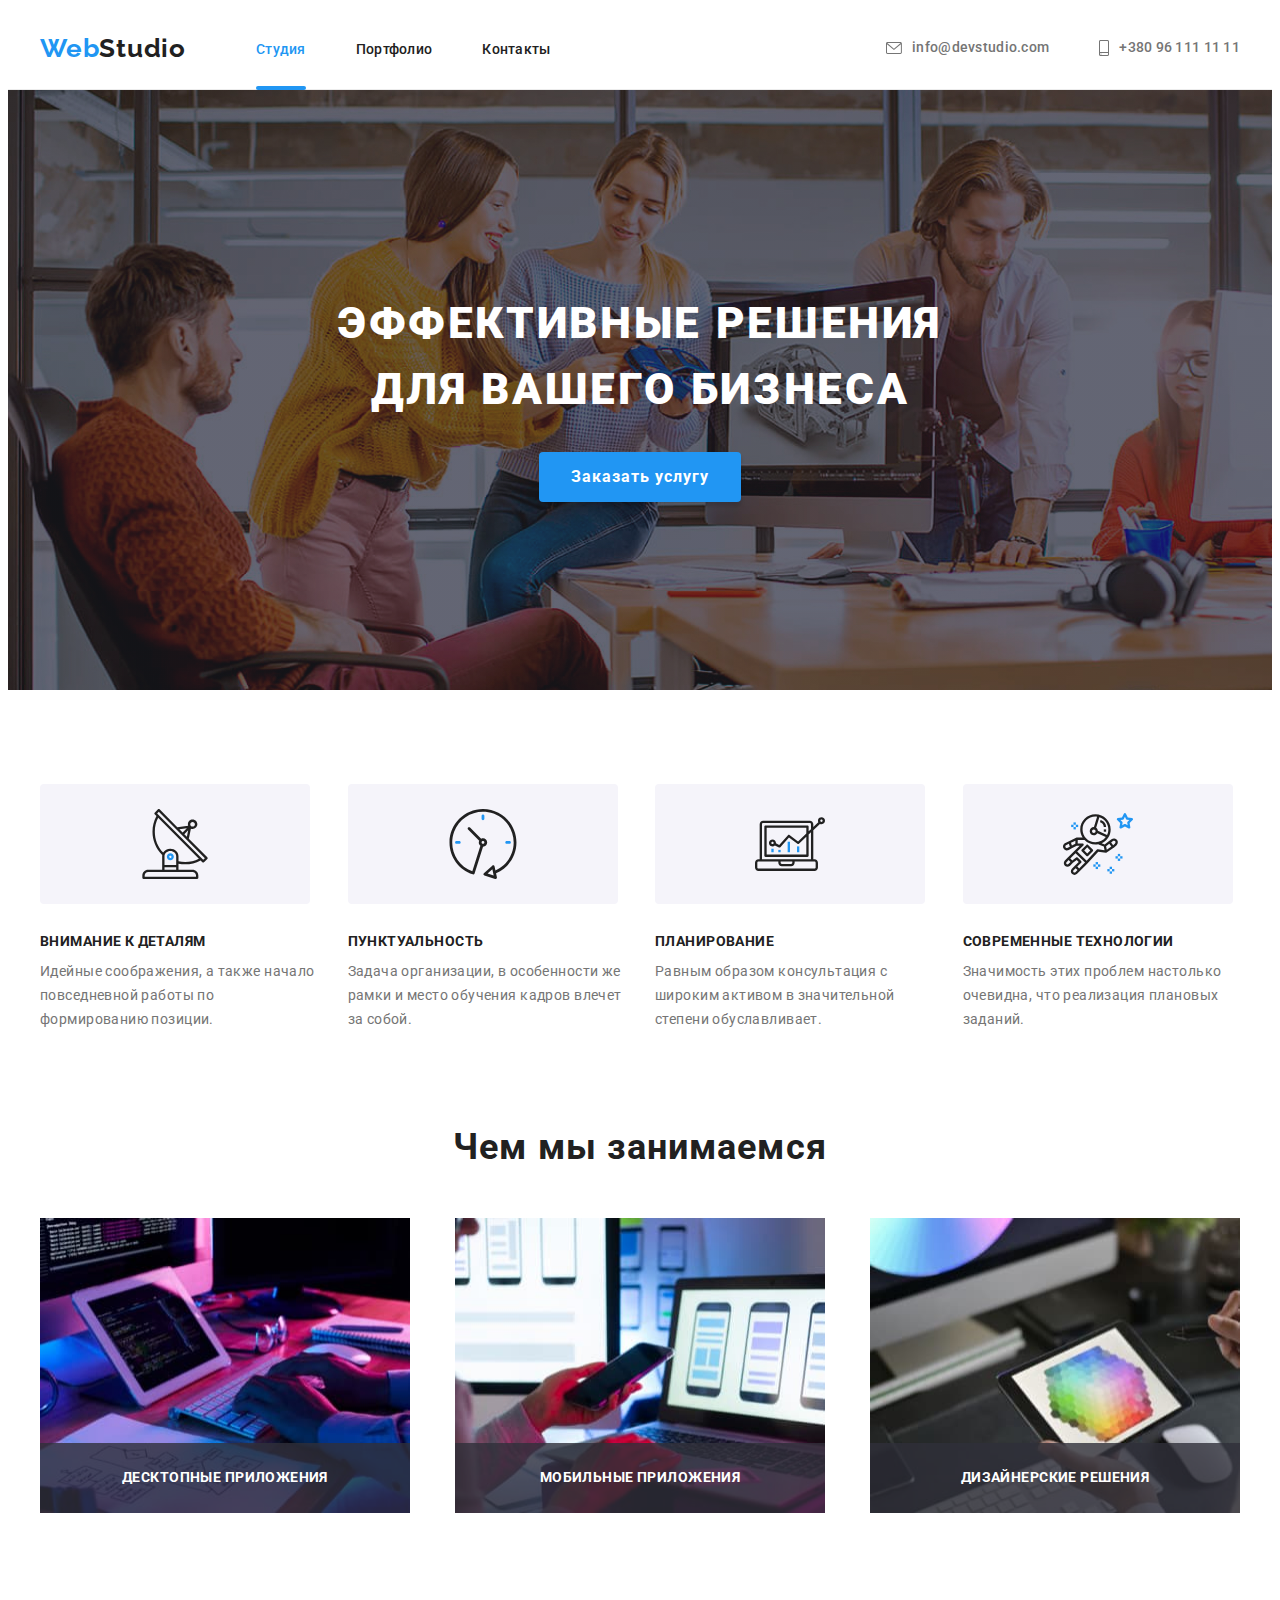
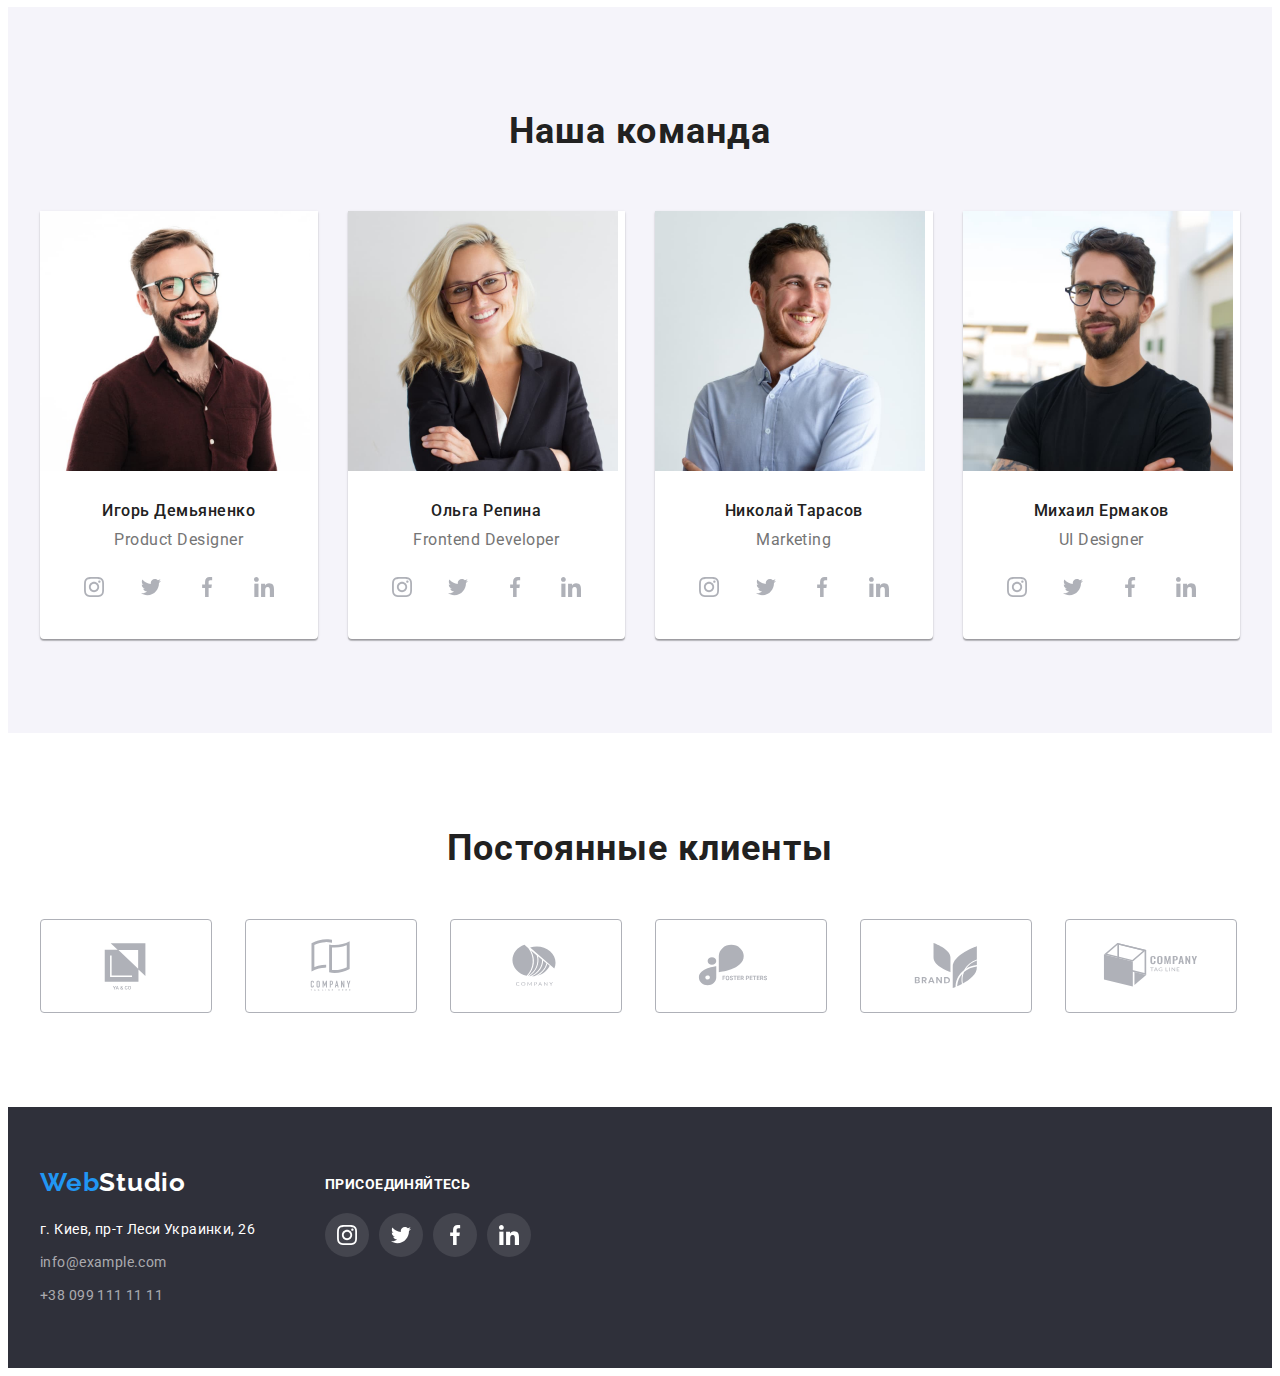
<file: index.html>
<!DOCTYPE html>
<html lang="ru">
<head>
    <meta charset="UTF-8">
    <meta http-equiv="X-UA-Compatible" content="IE=edge">
    <meta name="viewport" content="width=device-width, initial-scale=1.0">
    <title>WebStudio</title>
    <link rel="preconnect" href="https://fonts.googleapis.com">
    <link 
        href="https://fonts.googleapis.com/css2?family=Raleway:wght@700&family=Roboto:wght@400;500;700;900&display=swap" 
        rel="stylesheet">
    <link rel="stylesheet" href="https://cdnjs.cloudflare.com/ajax/libs/modern-normalize/1.1.0/modern-normalize.min.css" 
        integrity="sha512-wpPYUAdjBVSE4KJnH1VR1HeZfpl1ub8YT/NKx4PuQ5NmX2tKuGu6U/JRp5y+Y8XG2tV+wKQpNHVUX03MfMFn9Q==" 
        crossorigin="anonymous" referrerpolicy="no-referrer" />
    <link rel="stylesheet" href="./styles/styles.css">
</head>
<body>
    <!-- Header -->
    <header class="header">
        <div class="container header-container">
            <nav class="navigation">
                <a class="logo link" href="" lang="en"><span class="logo-accent">Web</span>Studio</a>
                <ul class="menu list">
                    <li class="menu-item"> 
                        <a class="menu-item-link link current" href="">Студия</a>
                    </li>
                    <li class="menu-item">
                        <a class="menu-item-link link" href="./portfolio.html">Портфолио</a>
                    </li>
                    <li class="menu-item">
                        <a class="menu-item-link link" href="">Контакты</a>
                    </li>
                </ul>
            </nav>
            <ul class="mail-tel list">
                <li class="mail-tel-list">
                    <a class="mail-tel-link mail-link link" href="mailto:info@devstudio.com">
                        <svg class="mail-tel-icons" width="16px" height="12px">
                            <use href="./images/icons.svg#icon-envelope"></use>
                        </svg> info@devstudio.com</a>
                </li>
                <li class="mail-tel-list">
                    <a class="mail-tel-link tel-link link" href="tel:+380961111111">
                        <svg class="mail-tel-icons" width="10px" height="16px">
                            <use href="./images/icons.svg#icon-smartphone"></use>
                        </svg> +380 96 111 11 11</a>
                </li>
            </ul>
        </div>
    </header>

    <main class="main">
        <!-- Main section -->
        <section class="main-section">
            <div class="container main-section-container">
                <h1 class="title-main-section">Эффективные решения для вашего бизнеса</h1>
                <button class="modal-btn" type="button" data-modal-open>Заказать услугу</button>
            </div>
        </section>

        <!-- Advantages -->
        <section class="advantages advantages-section">
            <div class="container container">
                <h2 hidden>Преимущества</h2>
                <ul class="advantages-menu list">
                    <li class="advantages-menu-item">
                        <div class="advantages-container">
                            <svg class="advantages-icons">
                                <use href="./images/icons.svg#icon-antenna">
                                </use>
                            </svg>
                        </div>
                        <h3 class="advantages-menu-item-title">Внимание к деталям</h3>
                        <p class="advantages-menu-item-text">Идейные соображения, а также начало повседневной работы по формированию позиции.</p>
                    </li>
                    <li class="advantages-menu-item">
                        <div class="advantages-container">
                            <svg class="advantages-icons">
                                <use href="./images/icons.svg#icon-clock">
                                </use>
                            </svg>
                        </div>
                        <h3 class="advantages-menu-item-title">Пунктуальность</h3>
                        <p class="advantages-menu-item-text">Задача организации, в особенности же рамки и место обучения кадров влечет за собой.</p>
                    </li>
                    <li class="advantages-menu-item">
                        <div class="advantages-container">
                            <svg class="advantages-icons">
                                <use href="./images/icons.svg#icon-diagram">
                                </use>
                            </svg>
                        </div>
                        <h3 class="advantages-menu-item-title">Планирование</h3>
                        <p class="advantages-menu-item-text">Равным образом консультация с широким активом в значительной степени обуславливает.</p>
                    </li>
                    <li class="advantages-menu-item">
                        <div class="advantages-container">
                            <svg class="advantages-icons">
                                <use href="./images/icons.svg#icon-astronaut">
                                </use>
                            </svg>
                        </div>
                        <h3 class="advantages-menu-item-title">Современные технологии</h3>
                        <p class="advantages-menu-item-text">Значимость этих проблем настолько очевидна, что реализация плановых заданий.</p>
                    </li>
                </ul>
            </div>
        </section>

        <!-- Activity -->
        <section class="activity section">
            <div class="container activity-container">
                <h2 class="activity-title">Чем мы занимаемся</h2>
                <ul class="activity-menu list">

                    <li class="activity-menu-item">
                        <div class="activity-box">
                            <img src="./images/activity/activity-1.jpg" 
                                alt="человек пишет код" width="370" height="295">
                            <p class="activity-text">Десктопные приложения</p>
                        </div>
                    </li>

                    <li class="activity-menu-item">
                        <div class="activity-box">
                            <img src="./images/activity/activity-2.jpg" 
                                alt="человек со смартфоном" width="370" height="295">
                            <p class="activity-text">Мобильные приложения</p>
                        </div>
                    </li>

                    <li class="activity-menu-item">
                        <div class="activity-box">
                            <img src="./images/activity/activity-3.jpg" 
                                alt="человек с планшетом" width="370" height="295">
                            <p class="activity-text">Дизайнерские решения</p>
                        </div>
                        
                    </li>

                </ul>
            </div>
        </section>

        <!-- Team -->
        <section class="team section">
            <div class="container team-container">
                <h2 class="team-title">Наша команда</h2>
                <ul class="team-menu list">
                    <li class="team-menu-item">
                        <img src="./images/members/igor.jpg" alt="Игорь Демьяненко" width="270" height="260">
                        <div class="team-box-content">
                            <h3 class="team-name">Игорь Демьяненко</h3>
                            <p class="team-prof">Product Designer</p>
                            <ul class="social-list list">
                                <li class="social-list-item">
                                    <a href="" class="social-list-link">
                                        <svg class="social-list-icon" width="20px" height="20px">
                                            <use href="./images/icons.svg#icon-instagram"></use>
                                        </svg>
                                    </a>
                                </li>
                                <li class="social-list-item">
                                    <a href="" class="social-list-link">
                                        <svg class="social-list-icon" width="20px" height="20px">
                                            <use href="./images/icons.svg#icon-twitter"></use>
                                        </svg>
                                    </a>
                                </li>
                                <li class="social-list-item">
                                    <a href="" class="social-list-link">
                                        <svg class="social-list-icon" width="20px" height="20px">
                                            <use href="./images/icons.svg#icon-facebook"></use>
                                        </svg>
        
                                    </a>
                                    
                                </li>
                                <li class="social-list-item">
                                    <a href="" class="social-list-link">
                                        <svg class="social-list-icon" width="20px" height="20px">
                                            <use href="./images/icons.svg#icon-linkedin"></use>
                                        </svg>
                                    </a>
                                </li>
                            </ul>
                        </div>
                    </li>
                    <li class="team-menu-item">
                        <img src="./images/members/olha.jpg" alt="Ольга Репина" width="270" height="260">
                        <div class="team-box-content">
                            <h3 class="team-name">Ольга Репина</h3>
                            <p class="team-prof">Frontend Developer</p>
                            <ul class="social-list list">
                                <li class="social-list-item">
                                    <a href="" class="social-list-link">
                                        <svg class="social-list-icon" width="20px" height="20px">
                                            <use href="./images/icons.svg#icon-instagram"></use>
                                        </svg>
                                    </a>
                                </li>
                                <li class="social-list-item">
                                    <a href="" class="social-list-link">
                                        <svg class="social-list-icon" width="20px" height="20px">
                                            <use href="./images/icons.svg#icon-twitter"></use>
                                        </svg>
                                    </a>
                                </li>
                                <li class="social-list-item">
                                    <a href="" class="social-list-link">
                                        <svg class="social-list-icon" width="20px" height="20px">
                                            <use href="./images/icons.svg#icon-facebook"></use>
                                        </svg>
        
                                    </a>
                                    
                                </li>
                                <li class="social-list-item">
                                    <a href="" class="social-list-link">
                                        <svg class="social-list-icon" width="20px" height="20px">
                                            <use href="./images/icons.svg#icon-linkedin"></use>
                                        </svg>
                                    </a>
                                </li>
                            </ul>
                        </div>
                    </li>
                    <li class="team-menu-item">
                        <img src="./images/members/nikolai.jpg" alt="Николай Тарасов" width="270" height="260">
                        <div class="team-box-content">
                            <h3 class="team-name">Николай Тарасов</h3>
                            <p class="team-prof">Marketing</p>
                            <ul class="social-list list">
                                <li class="social-list-item">
                                    <a href="" class="social-list-link">
                                        <svg class="social-list-icon" width="20px" height="20px">
                                            <use href="./images/icons.svg#icon-instagram"></use>
                                        </svg>
                                    </a>
                                </li>
                                <li class="social-list-item">
                                    <a href="" class="social-list-link">
                                        <svg class="social-list-icon" width="20px" height="20px">
                                            <use href="./images/icons.svg#icon-twitter"></use>
                                        </svg>
                                    </a>
                                </li>
                                <li class="social-list-item">
                                    <a href="" class="social-list-link">
                                        <svg class="social-list-icon" width="20px" height="20px">
                                            <use href="./images/icons.svg#icon-facebook"></use>
                                        </svg>
        
                                    </a>
                                    
                                </li>
                                <li class="social-list-item">
                                    <a href="" class="social-list-link">
                                        <svg class="social-list-icon" width="20px" height="20px">
                                            <use href="./images/icons.svg#icon-linkedin"></use>
                                        </svg>
                                    </a>
                                </li>
                            </ul>
                        </div>
                    </li>
                    <li class="team-menu-item">
                        <img src="./images/members/mikhail.jpg" alt="Михаил Ермаков" width="270" height="260">
                        <div class="team-box-content">
                            <h3 class="team-name">Михаил Ермаков</h3>
                            <p class="team-prof">UI Designer</p>
                            <ul class="social-list list">
                                <li class="social-list-item">
                                    <a href="" class="social-list-link">
                                        <svg class="social-list-icon" width="20px" height="20px">
                                            <use href="./images/icons.svg#icon-instagram"></use>
                                        </svg>
                                    </a>
                                </li>
                                <li class="social-list-item">
                                    <a href="" class="social-list-link">
                                        <svg class="social-list-icon" width="20px" height="20px">
                                            <use href="./images/icons.svg#icon-twitter"></use>
                                        </svg>
                                    </a>
                                </li>
                                <li class="social-list-item">
                                    <a href="" class="social-list-link">
                                        <svg class="social-list-icon" width="20px" height="20px">
                                            <use href="./images/icons.svg#icon-facebook"></use>
                                        </svg>
        
                                    </a>
                                    
                                </li>
                                <li class="social-list-item">
                                    <a href="" class="social-list-link">
                                        <svg class="social-list-icon" width="20px" height="20px">
                                            <use href="./images/icons.svg#icon-linkedin"></use>
                                        </svg>
                                    </a>
                                </li>
                            </ul>
                        </div>
                    </li>
                </ul>
            </div>
        </section>

        <!-- Clients -->

        <section class="clients section">
            <div class="clients-container container">
                <h2 class="clients-title">Постоянные клиенты</h2>
                <ul class="clients-list list">
                    <li class="clients-list-item">
                        <a href="" class="clients-list-link link">
                            <svg class="clients-icon">
                                <use href="./images/icons.svg#icon-client-1-1">
                                </use>
                            </svg>
                        </a>
                    </li>
                    <li class="clients-list-item">
                        <a href="" class="clients-list-link link">
                            <svg class="clients-icon">
                                <use href="./images/icons.svg#icon-client-2-1">
                                </use>
                            </svg>
                        </a>
                    </li>
                    <li class="clients-list-item">
                        <a href="" class="clients-list-link link">
                            <svg class="clients-icon">
                                <use href="./images/icons.svg#icon-client-3-1">
                                </use>
                            </svg>
                        </a>
                    </li>
                    <li class="clients-list-item">
                        <a href="" class="clients-list-link link">
                            <svg class="clients-icon">
                                <use href="./images/icons.svg#icon-client-4-1">
                                </use>
                            </svg>
                        </a>
                    </li>
                    <li class="clients-list-item">
                        <a href="" class="clients-list-link link">
                            <svg class="clients-icon">
                                <use href="./images/icons.svg#icon-client-5-1">
                                </use>
                            </svg>
                        </a>
                    </li>
                    <li class="clients-list-item">
                        <a href="" class="clients-list-link link">
                            <svg class="clients-icon">
                                <use href="./images/icons.svg#icon-client-6-1">
                                </use>
                            </svg>
                        </a>
                    </li>
                </ul>

            </div>
        </section>
    </main>




    <!-- Footer -->
    <footer class="footer">
        <div class="container footer-container">
            <ul class="footer-list list">
                    <li class="footer-list-item">
                        <a class="footer-logo link" href="" lang="en"><span class="logo-accent">Web</span>Studio</a>
                            <address class="footer-address">
                                <ul class="footer-address-menu list">
                                    <li class="footer-address-menu-item">
                                        <a class="footer-address-address link" href="https://goo.gl/maps/i9Y8RT6QC7rTTY7Z6" target="_blank" rel="noopener noreferrer">г. Киев, пр-т Леси Украинки, 26</a>
                                    </li>
                                    <li class="footer-address-menu-item">
                                        <a class="footer-address-mail link" href="mailto:info@example.com">info@example.com</a>
                                    </li>
                                    <li class="footer-address-menu-item">
                                        <a class="footer-address-tel link" href="tel:+380991111111">+38 099 111 11 11</a>
                                    </li>
                                </ul>
                            </address>
                    </li>
                    <li class="footer-list-item">
                        <div class="first-footer-div"> 
                            <h3 class="footer-list-title">Присоединяйтесь</h3>
                            <ul class="footer-social list">
                                <li class="footer-social-item">
                                    <a href="" class="footer-social-item-link">
                                        <svg class="footer-social-icon">
                                            <use href="./images/icons.svg#icon-instagram">
                                            </use>
                                        </svg>
                                    </a>
                                </li>
                                <li>
                                    <a href="" class="footer-social-item-link">
                                        <svg class="footer-social-icon">
                                            <use href="./images/icons.svg#icon-twitter">
                                            </use>
                                        </svg>
                                    </a>
                                </li>
                                <li>
                                    <a href="" class="footer-social-item-link">
                                        <svg class="footer-social-icon">
                                            <use href="./images/icons.svg#icon-facebook">
                                            </use>
                                        </svg>
                                    </a>
                                </li>
                                <li>
                                    <a href="" class="footer-social-item-link">
                                        <svg class="footer-social-icon">
                                            <use href="./images/icons.svg#icon-linkedin">
                                            </use>
                                        </svg>
                                    </a>
                                </li>
                        
                            </ul>
                        </div>
                   </li>
            </ul>  
        </div>
    </footer>

    <div class="backdrop is-hidden" data-modal>
        <div class="modal">
            <button type="button" class="close-btn" data-modal-close>
                <svg class="close-btn-icon">
                    <use href="./images/icons.svg#icon-close-btn">
                    </use>
                </svg>
            </button>
        </div>
    </div>

    <script src="./js/modal.js"></script>

</body>
</html>
</file>
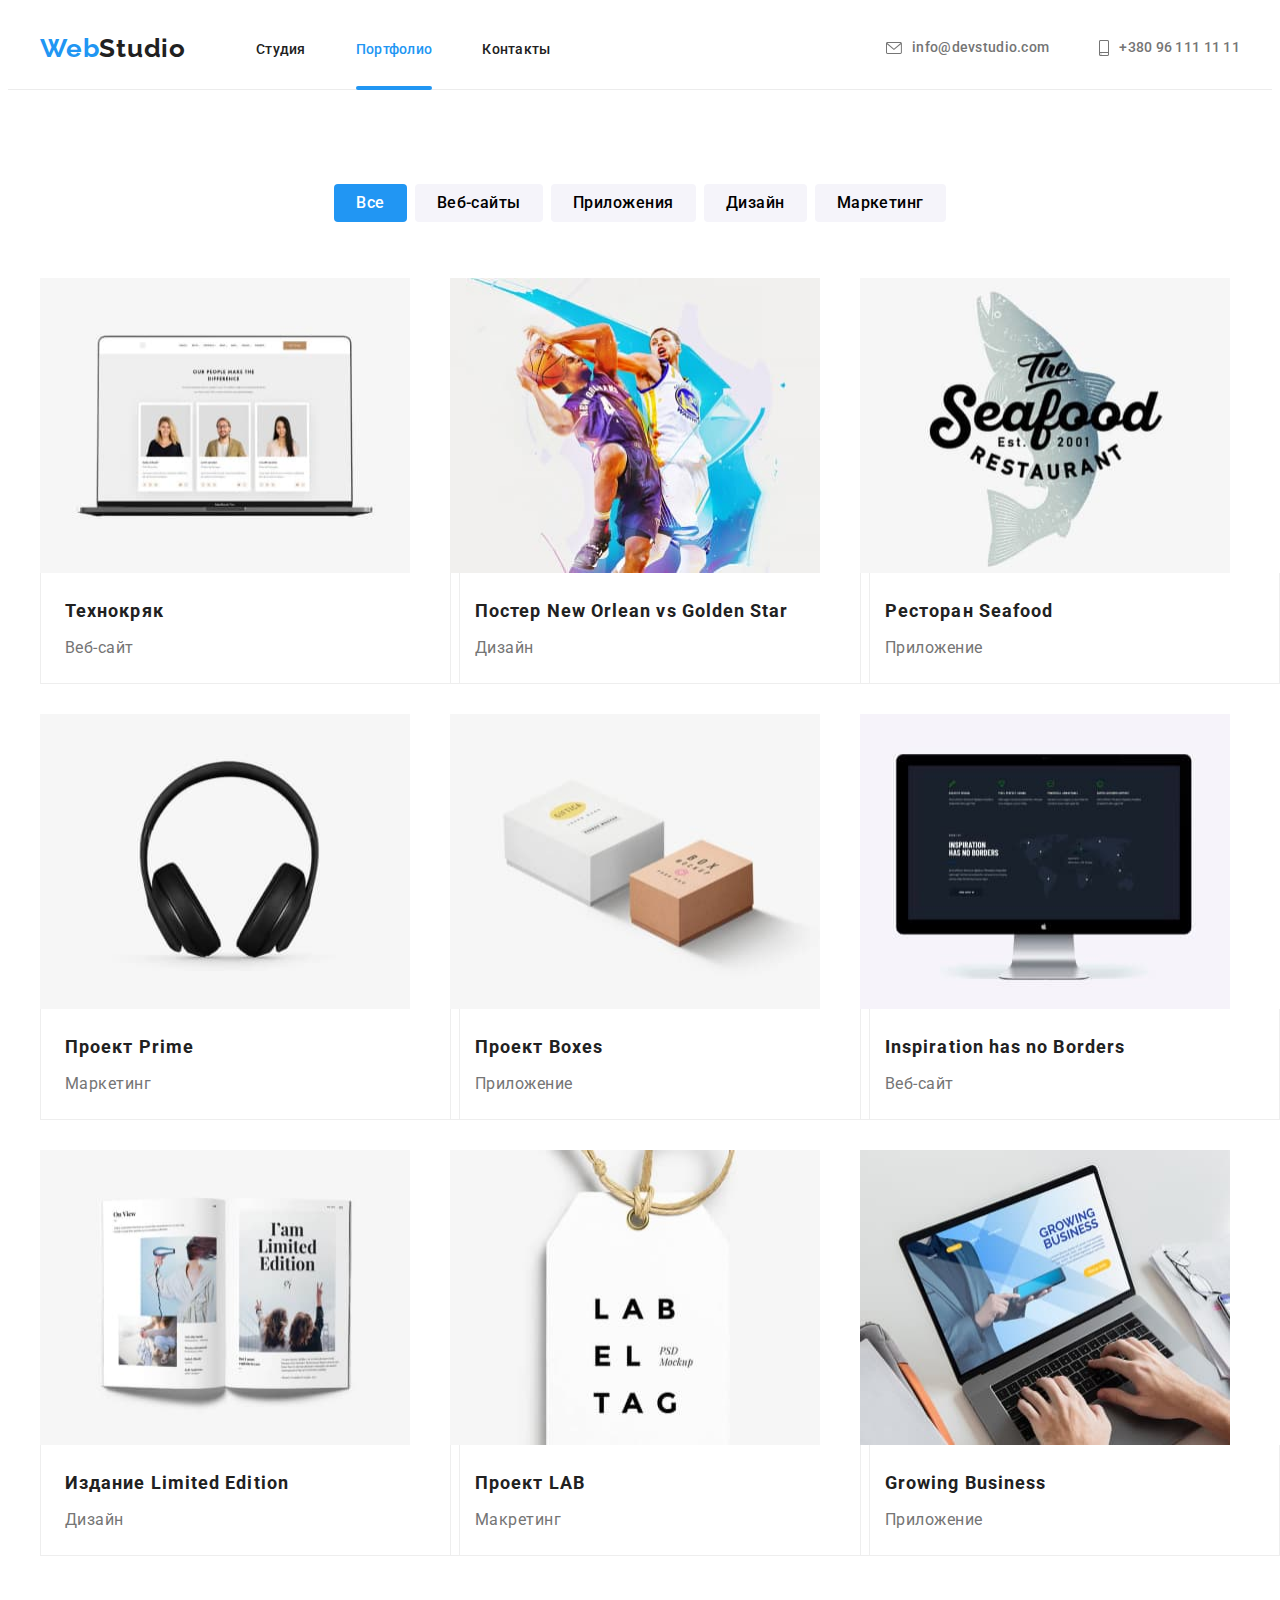
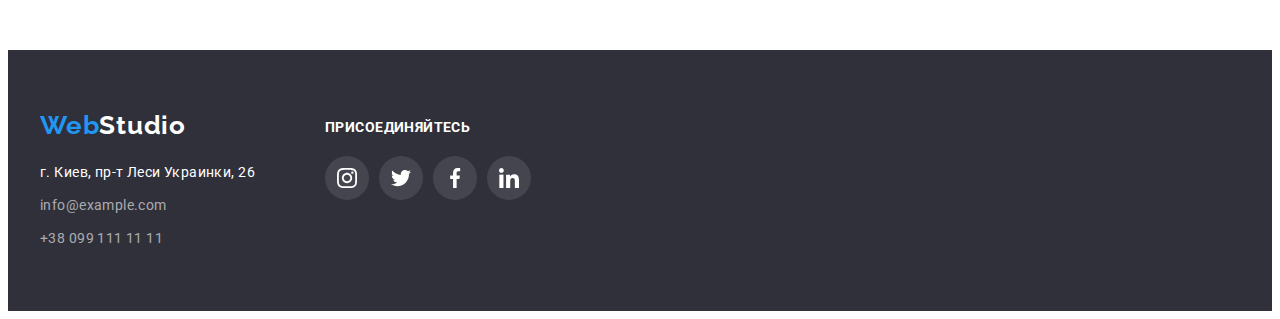
<file: portfolio.html>
<!DOCTYPE html>
<html lang="ru">
<head>
    <meta charset="UTF-8">
    <meta http-equiv="X-UA-Compatible" content="IE=edge">
    <meta name="viewport" content="width=device-width, initial-scale=1.0">
    <title>Portfolio</title>
    <link rel="preconnect" href="https://fonts.googleapis.com">
    <link 
        href="https://fonts.googleapis.com/css2?family=Raleway:wght@700&family=Roboto:wght@400;500;700;900&display=swap" 
        rel="stylesheet">
        <link rel="stylesheet" href="https://cdnjs.cloudflare.com/ajax/libs/modern-normalize/1.1.0/modern-normalize.min.css" 
            integrity="sha512-wpPYUAdjBVSE4KJnH1VR1HeZfpl1ub8YT/NKx4PuQ5NmX2tKuGu6U/JRp5y+Y8XG2tV+wKQpNHVUX03MfMFn9Q==" 
            crossorigin="anonymous" referrerpolicy="no-referrer" />
    <link rel="stylesheet" href="./styles/styles.css">
</head>
<body>
    <header class="header">
        <div class="container header-container">
            <nav class="navigation">
                <a class="logo link" href="" lang="en"><span class="logo-accent">Web</span>Studio</a>
                <ul class="menu list">
                    <li class="menu-item"> 
                        <a class="menu-item-link link" href="./index.html">Студия</a>
                    </li>
                    <li class="menu-item">
                        <a class="menu-item-link link current" href="">Портфолио</a>
                    </li>
                    <li class="menu-item">
                        <a class="menu-item-link link" href="">Контакты</a>
                    </li>
                </ul>
            </nav>
            <ul class="mail-tel list">
                <li class="mail-tel-list">
                    <a class="mail-tel-link mail-link link" href="mailto:info@devstudio.com">
                        <svg class="mail-tel-icons" width="16px" height="12px">
                            <use href="./images/icons.svg#icon-envelope"></use>
                        </svg> info@devstudio.com</a>
                </li>
                <li class="mail-tel-list">
                    <a class="mail-tel-link tel-link link" href="tel:+380961111111">
                        <svg class="mail-tel-icons" width="10px" height="16px">
                            <use href="./images/icons.svg#icon-smartphone"></use>
                        </svg> +380 96 111 11 11</a>
                </li>
            </ul>
        </div>
    </header>

    <main class="portfolio-main">
        <section class="portfolio-section section">
            <div class="container portfolio-container">
                <ul class="portfolio-buttons-menu list">
                    <li class="portfolio-buttons-menu-item">
                        <button class="modal-btn-portfolio current" type="button">Все</button>
                    </li>
                    <li class="portfolio-buttons-menu-item">
                        <button class="modal-btn-portfolio" type="button">Веб-сайты</button>
                    </li>
                    <li class="portfolio-buttons-menu-item">
                        <button class="modal-btn-portfolio" type="button">Приложения</button>
                    </li>
                    <li class="portfolio-buttons-menu-item">
                        <button class="modal-btn-portfolio" type="button">Дизайн</button>
                    </li>
                    <li class="portfolio-buttons-menu-item">
                        <button class="modal-btn-portfolio" type="button">Маркетинг</button>
                    </li>
                </ul>
                <ul class="portfolio-options-menu list">
                    <li class="portfolio-options-menu-item">
                        <a class="port-opt-link link" href="">
                            <div class="port-box">
                                <img src="./images/portfolio/portfolio-1.jpg" alt="computer" width="370" height="295">
                                <p class="overlay">Технокряк это современная площадка распространения коронавируса. Компании используют эту платформу для цифрового шпионажа и атак на защищённые сервера конкурентов.</p>
                            </div>
                            <div class="portfolio-box-items">
                                <h3 class="portfolio-options-menu-item-name">Технокряк</h3>
                                <p class="portfolio-options-menu-item-text">Веб-сайт</p>
                            </div>
                        </a>
                    </li>
                    <li class="portfolio-options-menu-item">
                        <a class="port-opt-link link" href="">
                            <div class="port-box">
                                <img src="./images/portfolio/portfolio-2.jpg" alt="basketball" width="370" height="295">
                                <p class="overlay">Технокряк это современная площадка распространения коронавируса. Компании используют эту платформу для цифрового шпионажа и атак на защищённые сервера конкурентов.</p>
                            </div>
                            <div class="portfolio-box-items">
                                <h3 class="portfolio-options-menu-item-name">Постер New Orlean vs Golden Star</h3>
                                <p class="portfolio-options-menu-item-text">Дизайн</p>
                            </div>
                        </a>
                    </li>
                    <li class="portfolio-options-menu-item">
                        <a class="port-opt-link link" href="">
                            <div class="port-box">
                                <img src="./images/portfolio/portfolio-3.jpg" alt="restaurant" width="370" height="295">
                                <p class="overlay">Технокряк это современная площадка распространения коронавируса. Компании используют эту платформу для цифрового шпионажа и атак на защищённые сервера конкурентов.</p>
                            </div>
                            <div class="portfolio-box-items">
                                <h3 class="portfolio-options-menu-item-name">Ресторан Seafood</h3>
                                <p class="portfolio-options-menu-item-text">Приложение</p>
                            </div>
                        </a>
                    </li>
                    <li class="portfolio-options-menu-item">
                        <a class="port-opt-link link" href="">
                            <div class="port-box">
                                <img src="./images/portfolio/portfolio-4.jpg" alt="headphones" width="370" height="295">
                                <p class="overlay">Технокряк это современная площадка распространения коронавируса. Компании используют эту платформу для цифрового шпионажа и атак на защищённые сервера конкурентов.</p>
                            </div>
                            <div class="portfolio-box-items">
                                <h3 class="portfolio-options-menu-item-name">Проект Prime</h3>
                                <p class="portfolio-options-menu-item-text">Маркетинг</p>
                            </div>
                        </a>
                    </li>
                    <li class="portfolio-options-menu-item">
                        <a class="port-opt-link link" href="">
                            <div class="port-box">
                                <img src="./images/portfolio/portfolio-5.jpg" alt="boxes" width="370" height="295">
                                <p class="overlay">Технокряк это современная площадка распространения коронавируса. Компании используют эту платформу для цифрового шпионажа и атак на защищённые сервера конкурентов.</p>
                            </div>
                            <div class="portfolio-box-items">
                                <h3 class="portfolio-options-menu-item-name">Проект Boxes</h3>
                                <p class="portfolio-options-menu-item-text">Приложение</p>
                            </div>
                        </a>
                    </li>
                    <li class="portfolio-options-menu-item">
                        <a class="port-opt-link link" href="">
                            <div class="port-box">
                                <img src="./images/portfolio/portfolio-6.jpg" alt="mac" width="370" height="295">
                                <p class="overlay">Технокряк это современная площадка распространения коронавируса. Компании используют эту платформу для цифрового шпионажа и атак на защищённые сервера конкурентов.</p>
                            </div>
                            <div class="portfolio-box-items">
                                <h3 class="portfolio-options-menu-item-name">Inspiration has no Borders</h3>
                                <p class="portfolio-options-menu-item-text">Веб-сайт</p>
                            </div>
                        </a>
                    </li>
                    <li class="portfolio-options-menu-item">
                        <a class="port-opt-link link" href="">
                            <div class="port-box">
                                <img src="./images/portfolio/portfolio-7.jpg" alt="book" width="370" height="295">
                                <p class="overlay">Технокряк это современная площадка распространения коронавируса. Компании используют эту платформу для цифрового шпионажа и атак на защищённые сервера конкурентов.</p>
                            </div>
                            <div class="portfolio-box-items">
                                <h3 class="portfolio-options-menu-item-name">Издание Limited Edition</h3>
                                <p class="portfolio-options-menu-item-text">Дизайн</p>
                            </div>
                        </a>
                    </li>
                    <li class="portfolio-options-menu-item">
                        <a class="port-opt-link link" href="">
                            <div class="port-box">
                                <img src="./images/portfolio/portfolio-8.jpg" alt="label" width="370" height="295">
                                <p class="overlay">Технокряк это современная площадка распространения коронавируса. Компании используют эту платформу для цифрового шпионажа и атак на защищённые сервера конкурентов.</p>
                            </div>
                            <div class="portfolio-box-items">
                                <h3 class="portfolio-options-menu-item-name">Проект LAB</h3>
                                <p class="portfolio-options-menu-item-text">Макретинг</p>
                            </div>
                        </a>
                    </li>
                    <li class="portfolio-options-menu-item">
                        <a class="port-opt-link link" href="">
                            <div class="port-box">
                                <img src="./images/portfolio/portfolio-9.jpg" alt="typingman" width="370" height="295">
                                <p class="overlay">Технокряк это современная площадка распространения коронавируса. Компании используют эту платформу для цифрового шпионажа и атак на защищённые сервера конкурентов.</p>
                            </div>
                            <div class="portfolio-box-items">
                                <h3 class="portfolio-options-menu-item-name">Growing Business</h3>
                                <p class="portfolio-options-menu-item-text">Приложение</p>
                            </div>
                        </a>
                    </li>
                </ul>
            </div>
        </section>
    </main>

    <footer class="footer">
        <div class="container footer-container">
            <ul class="footer-list list">
                <li class="footer-list-item">
                    <a class="footer-logo link" href="" lang="en"><span class="logo-accent">Web</span>Studio</a>
                        <address class="footer-address">
                            <ul class="footer-address-menu list">
                                <li class="footer-address-menu-item">
                                    <a class="footer-address-address link" href="https://goo.gl/maps/i9Y8RT6QC7rTTY7Z6" target="_blank" rel="noopener noreferrer">г. Киев, пр-т Леси Украинки, 26</a>
                                </li>
                                <li class="footer-address-menu-item">
                                    <a class="footer-address-mail link" href="mailto:info@example.com">info@example.com</a>
                                </li>
                                <li class="footer-address-menu-item">
                                    <a class="footer-address-tel link" href="tel:+380991111111">+38 099 111 11 11</a>
                                </li>
                            </ul>
                        </address>
                </li>
                <li class="footer-list-item">
                    <div class="first-footer-div"> 
                        <h3 class="footer-list-title">Присоединяйтесь</h3>
                        <ul class="footer-social list">
                            <li class="footer-social-item">
                                <a href="" class="footer-social-item-link">
                                    <svg class="footer-social-icon">
                                        <use href="./images/icons.svg#icon-instagram">
                                        </use>
                                    </svg>
                                </a>
                            </li>
                            <li>
                                <a href="" class="footer-social-item-link">
                                    <svg class="footer-social-icon">
                                        <use href="./images/icons.svg#icon-twitter">
                                        </use>
                                    </svg>
                                </a>
                            </li>
                            <li>
                                <a href="" class="footer-social-item-link">
                                    <svg class="footer-social-icon">
                                        <use href="./images/icons.svg#icon-facebook">
                                        </use>
                                    </svg>
                                </a>
                            </li>
                            <li>
                                <a href="" class="footer-social-item-link">
                                    <svg class="footer-social-icon">
                                        <use href="./images/icons.svg#icon-linkedin">
                                        </use>
                                    </svg>
                                </a>
                            </li>
                    
                        </ul>
                    </div>
               </li>
            </ul>
        </div>
    </footer>
</body>
</html>
</file>
<file: styles/styles.css>
:root {
    --main-font: 'Roboto', sans-serif;
    --main-color: #212121;
    --accent-color: #2196F3;
    --second-accent-color: #FFFFFF;
    --main-section-footer-background: #2F303A;
    --third-accent-color: #757575;
    --team-background: #F5F4FA;
    --footer-tel-mail: rgba(255, 255, 255, 0.6);

}

h1,
h2,
h3,
h4,
h5,
h6,
p {
    margin-top: 0;
    margin-bottom: 0;
}

ul,
ol {
    margin-top: 0;
    margin-bottom: 0;
    padding-left: 0;
}

img {
    display: block;
    max-width: 100%;
}

.list {
    list-style: none;
}

.link {
    text-decoration: none;
}

body {
    font-family: var(--main-font);
    color: var(--main-color);
}

.container {
    width: 1200px;
    margin: 0 auto;
    padding-left: 15px;
    padding-right: 15px;
}

.section {
    padding-top: 94px;
    padding-bottom: 94px;
}

/* Header */

.header {
    padding-top: 25px;
    padding-bottom: 25px;
    border-bottom: 1px solid #ECECEC;
}

.header-container {
    display: flex;
    align-items:center;
    justify-content: space-between;
}

.navigation {
    display: flex;
    align-items: center;
}

.menu {
    display: flex;
    align-items: center;
}

.logo {
    font-family: 'Raleway', sans-serif;
    font-weight: 700;
    font-size: 26px;
    line-height: 1.19;
    letter-spacing: 0.03em;
    color: var(--main-color);
    margin-right: 70px;
}

.logo-accent {
    color: var(--accent-color);
}

.menu-item:not(:last-child) {
    margin-right: 50px;
}

.menu-item-link {
    font-family: 'Roboto', sans-serif;;
    font-weight: 500;
    font-size: 14px;
    line-height: 1.14;
    letter-spacing: 0.02em;
    color: var(--main-color);

    transition: color 250ms cubic-bezier(0.4, 0, 0.2, 1);
}

.menu-item-link:hover,
.menu-item-link:focus {
    color: var(--accent-color);
}

.menu-item-link.current {
    color: var(--accent-color);  
    position: relative;
}


.menu-item-link.current::after {
    content: '';
    display: block;
    position: absolute;
    left: 0;
    bottom: -33px;
    width: 100%;
    height: 4px;
    border-radius: 2px;
    background-color: var(--accent-color);
}

.mail-tel {
    display: flex;
    align-items: center;
}

.mail-link {
    margin-left: auto;
    margin-right: 50px;

    transition: color 250ms cubic-bezier(0.4, 0, 0.2, 1);
}

.mail-link:hover,
.mail-link:focus {
    color: var(--accent-color);
}

.tel-link {
    transition: color 250ms cubic-bezier(0.4, 0, 0.2, 1);
}

.tel-link:hover,
.tel-link:focus {
    color: var(--accent-color);
}

.mail-tel-link {
    display: flex;
    align-items: center;
    color: var(--third-accent-color);
    font-family: 'Roboto', sans-serif;;
    font-weight: 500;
    font-size: 14px;
    line-height: 1.14;
    letter-spacing: 0.02em;
}

.mail-tel-icons {
    display: flex;
    align-items: center;
    fill: var(--third-accent-color);
    margin-right: 10px;

    transition: fill 250ms cubic-bezier(0.4, 0, 0.2, 1);
}

.mail-tel-link:hover .mail-tel-icons,
.mail-tel-link:focus .mail-tel-icons {
    fill: var(--accent-color);
}

/* Main section */
.main-section {
    background-color: #C4C4C4; 
    height: 600px;
    background-image: linear-gradient(rgba(47, 48, 58, 0.4), rgba(47, 48, 58, 0.4)),
     url(../images/main/bg.jpg);
    background-size: cover;
}

.main-section-container {
    padding-top: 200px;
    padding-bottom: 200px;
}


.title-main-section {
    font-weight: 900;
    font-size: 44px;
    line-height: 1.5;
    text-align: center;
    letter-spacing: 0.06em;
    text-transform: uppercase;
    color: var(--second-accent-color);
    max-width: 696px;  
    margin: 0 auto;
    display: block;
    align-items: center;
    margin-bottom: 30px;
    
}

.modal-btn {
    font-family: 'Roboto', sans-serif;;
    font-weight: 700;
    font-size: 16px;
    line-height: 1.88;
    display: flex;
    align-items: center;
    text-align: center;
    letter-spacing: 0.06em;
    cursor: pointer;
    color: var(--second-accent-color);
    background-color: var(--accent-color);
    margin: 0 auto;
    display: block;
    padding: 10px 32px;
    box-shadow: 0px 4px 4px rgba(0, 0, 0, 0.15);
    border-radius: 4px;
    border: none;
}

.modal-btn:hover,
modal-btn:focus {
    color: var(--second-accent-color);
    box-shadow: 0px 4px 4px rgba(0, 0, 0, 0.15);
    border-radius: 4px;
}

/* Advantages */


.advantages-section {
    padding-top: 94px;
}

.advantages-menu {
    display: flex;
    flex-wrap: wrap;
    margin-top: -30px;
    margin-left: -30px;
}

.advantages-menu-item {
    display: flex;
    flex-wrap: wrap;
    flex-basis: calc((100% - 120px) / 4);
    margin-top: 30px;
    margin-left: 30px;
}

.advantages-menu-item-title {
    font-weight: 700;
    font-size: 14px;
    line-height: 1.14;
    letter-spacing: 0.03em;
    text-transform: uppercase;
    margin-bottom: 10px;
    padding-left: 0;
}

.advantages-menu-item-text {
    font-size: 14px;
    line-height: 1.71;
    letter-spacing: 0.03em;
    color: var(--third-accent-color);
   
}

.advantages-container {
    display: flex;
    align-items: center;
    justify-content: center;
    width: 270px;
    height: 120px;
    background-color: var(--team-background);
    border-radius: 4px;
    margin-bottom: 30px;
}

.advantages-icons {
    display: flex;
    align-items: center;
    width: 70px;
    height: 70px;
}

/* Activity */
.activity-title {
    font-weight: 700;
    font-size: 36px;
    line-height: 1.17;
    text-align: center;
    letter-spacing: 0.03em;
    margin-bottom: 50px;
}

.activity-menu {
    display: flex;
    justify-content: space-between;
}

.activity-menu-item:not(:last-child) {
    margin-right: 30px;
}

.activity-box {
    position: relative;
    
}

.activity-text {
    position: absolute;
    width: 100%;
    height: 70px;
    background-color: rgba(47, 48, 58, 0.8);
    left: 0;
    bottom: 0;
    text-align: center;
    display: flex;
    align-items: center;
    justify-content: center;

    font-weight: 700;
    font-size: 14px;
    line-height: 1.14;
    text-align: center;
    letter-spacing: 0.03em;
    text-transform: uppercase;
    color: var(--second-accent-color);
    
}

/* Team */
.team {
    background-color: var(--team-background);
}

.team-menu {
    display: flex;
    flex-wrap: wrap;
    margin-left: -30px;
    margin-top: -30px;
}

.team-menu-item {
    flex-basis: calc((100% - 120px) / 4);
    flex-wrap: wrap;
    margin-left: 30px;
    margin-top: 30px;
    background-color: var(--second-accent-color);
    box-shadow: 0px 1px 3px rgba(0, 0, 0, 0.12), 0px 1px 1px rgba(0, 0, 0, 0.14), 0px 2px 1px rgba(0, 0, 0, 0.2);
    border-radius: 0px 0px 4px 4px;
}

.team-box-content {
    padding-top: 30px;
    padding-bottom: 30px;
}


.team-title {
    font-weight: 700;
    font-size: 36px;
    line-height: 1.67;
    text-align: center;
    letter-spacing: 0.03em;
    margin-bottom: 50px;
}

.team-name {
    font-weight: 500;
    font-size: 16px;
    line-height: 1.19;
    text-align: center;
    letter-spacing: 0.03em;
    margin-bottom: 10px;
    
}

.team-prof {
    font-size: 16px;
    line-height: 1.19;
    text-align: center;
    letter-spacing: 0.03em;
    color: var(--third-accent-color);
}

.social-list {
    display: flex;
    justify-content: space-between;
}

.social-list-link {
    display: flex;
    align-items: center;
    justify-content: center;
    width: 44px;
    height: 44px;
    border-radius: 50%;
    background-color: #ffffff;

    transition: background-color 250ms cubic-bezier(0.4, 0, 0.2, 1), 
        fill 250ms cubic-bezier(0.4, 0, 0.2, 1); 
}

.social-list-link:hover,
.social-list-link:focus {
    background-color: var(--accent-color);
}

.social-list-link:hover .social-list-icon,
.social-list-link:focus .social-list-icon {
    fill: var(--second-accent-color);
}

.social-list-icon {
    fill: #AFB1B8;
} 

.social-list {
    padding-left: 32px;
    padding-right: 32px;
    padding-top: 16px;

}

/* Clients */

.clients-title {
    font-weight: 700;
    font-size: 36px;
    line-height: 1.17;
    text-align: center;
    letter-spacing: 0.03em;
    margin-bottom: 50px;
}

.clients-list {
    display: flex;
    align-items: center;
    margin-left: -30px;
    margin-top: -30px;
}

.clients-list-item {
    flex-basis: calc((100% - 180px) / 6);
    flex-wrap: wrap;
    margin-left: 30px;
    margin-top: 30px;
}

.clients-list-link {
    display: flex;
    align-items: center;
    justify-content: center;
    width: 170px;
    height: 92px;
    border: 1px solid #AFB1B8;
    border-radius: 4px;
    fill: #AFB1B8;

   transition: border 250ms cubic-bezier(0.4, 0, 0.2, 1),
    fill 250ms cubic-bezier(0.4, 0, 0.2, 1);
}

.clients-list-link:hover,
.clients-list-link:focus {
    border: 1px solid #2196F3;
    cursor: pointer;
    fill: #2196F3;
}

.clients-icon {
    width: 106px;
    height: 60px;
    /* fill: #AFB1B8; */
}

/*.clients-list-link:hover .clients-icon,
.clients-list-link:focus .clients-icon {
    fill: #2196F3;
}*/


/* Footer */
.footer {
    background-color: var(--main-section-footer-background);
    padding-top: 60px;
    padding-bottom: 60px;
}

.footer-logo {
    font-family: 'Raleway', sans-serif;
    font-weight: 700;
    font-size: 26px;
    line-height: 1.19;
    letter-spacing: 0.03em;
    color: var(--second-accent-color); 
}

.footer-address {
    font-style: normal;
    margin-top: 20px;
}

.footer-address-menu-item:not(:last-child) {
    margin-bottom: 9px;
}

.footer-address-address {
    font-family: 'Roboto', sans-serif;
    font-style: normal;
    font-weight: 400;
    font-size: 14px;
    line-height: 1.71;
    letter-spacing: 0.03em;
    color: var(--second-accent-color);
}

.footer-address-mail {
    font-size: 14px;
    line-height: 1.71;
    letter-spacing: 0.03em;
    color: var(--footer-tel-mail);

    transition: color 250ms cubic-bezier(0.4, 0, 0.2, 1);
}

.footer-address-mail:hover,
.footer-address-mail:focus {
    color: var(--second-accent-color);
}

.footer-address-tel {
    font-size: 14px;
    line-height: 1.71;
    letter-spacing: 0.03em;
    color: var(--footer-tel-mail);
    margin-top: 9px;

    transition: color 250ms cubic-bezier(0.4, 0, 0.2, 1);
}

.footer-address-tel:hover,
.footer-address-tel:focus {
    color: var(--second-accent-color);
}

.footer-list {
    display: flex;
    align-items: flex-start;
    
} 

.footer-social {
    display: flex;
    align-items: center;
}

.footer-social-icon {
    width: 20px;
    height: 20px;
}

.footer-list-title {
    margin-bottom: 20px;
    font-weight: 700;
    font-size: 14px;
    line-height: 1.14;
    letter-spacing: 0.03em;
    text-transform: uppercase;
    color: var(--second-accent-color);
    padding-top: 10px;
}

.footer-social-item-link {
    display: flex;
    align-items: center;
    justify-content: center;
    width: 44px;
    height: 44px;
    border-radius: 50%;
    background-color: rgba(255, 255, 255, 0.1);
    fill: #ffffff;
    margin-right: 10px; 

    transition: background-color 250ms cubic-bezier(0.4, 0, 0.2, 1);
}


.footer-social-item-link:hover,
.footer-social-item-link:focus {
    background-color: var(--accent-color);
}

.first-footer-div {
    margin-left: 70px;
}


/* Portfolio */
.modal-btn-portfolio {
    font-family: 'Roboto', sans-serif;
    font-weight: 500;
    font-size: 16px;
    line-height: 1.6;
    text-align: center;
    letter-spacing: 0.03em;
    background-color: var(--team-background);
    cursor: pointer;
    border-radius: 4px;
    border: none;
    padding: 6px 22px;

    transition: background-color 250ms cubic-bezier(0.4, 0, 0.2, 1), 
        color 250ms cubic-bezier(0.4, 0, 0.2, 1),
        box-shadow 250ms cubic-bezier(0.4, 0, 0.2, 1);
}

.modal-btn-portfolio:hover,
.modal-btn-portfolio:focus {
    background-color: var(--accent-color);
    color: var(--second-accent-color);
    box-shadow: 0px 3px 1px rgba(0, 0, 0, 0.1), 0px 1px 2px rgba(0, 0, 0, 0.08), 0px 2px 2px rgba(0, 0, 0, 0.12);
}

.modal-btn-portfolio.current {
    background-color: var(--accent-color);
    color: var(--second-accent-color);
}

.portfolio-options-menu-item-name {
    font-weight: 700;
    font-size: 18px;
    line-height: 2;
    letter-spacing: 0.06em;
    margin-bottom: 4px;
    color: var(--main-color);
}

.portfolio-options-menu-item-text {
    font-size: 16px;
    line-height: 1.88;
    letter-spacing: 0.03em;
    color: var(--third-accent-color);
}

.portfolio-buttons-menu {
    margin-bottom: 56px;
    display: flex;
    flex-wrap: wrap;
    justify-content: center;
    
}

.portfolio-buttons-menu-item:not(:last-child) {
    margin-right: 8px;
}

.portfolio-buttons-menu-item {
    display: flex;
    flex-wrap: wrap;   
}

.portfolio-options-menu {
    display: flex;
    flex-wrap: wrap;
    margin-top: -30px;
    margin-left: -30px;
}

.portfolio-options-menu-item {
    width: 370px;
    display: flex;
    flex-wrap: wrap;
    margin-top: 30px;
    margin-left: 30px;
    flex-basis: calc((100% - 90px) / 3);
    justify-content: flex-start;

    transition: box-shadow 250ms cubic-bezier(0.4, 0, 0.2, 1);
}

.portfolio-box-items {
    width: 370px;
    padding-top: 20px;
    padding-bottom: 20px;
    padding-left: 24px;
    padding-right: 24px;
    border-right: 1px solid #EEEEEE;
    border-bottom: 1px solid #EEEEEE;
    border-left: 1px solid #EEEEEE;
}

.portfolio-options-menu-item:hover,
.portfolio-options-menu-item:focus {
    box-shadow: 0px 1px 1px rgba(0, 0, 0, 0.12), 0px 4px 4px rgba(0, 0, 0, 0.06), 1px 4px 6px rgba(0, 0, 0, 0.16);
    cursor: pointer;
}

.port-box {
    position: relative;
    overflow: hidden;
}

.overlay {
    font-family: 'Roboto', sans-serif;
    font-size: 18px;
    line-height: 1.56;
    letter-spacing: 0.03em;
    position: absolute;
    top: 0;
    left: 0;
    overflow: auto;
    width: 100%;
    height: 100%;
    background-color: rgba(33, 150, 243, 0.9);
    padding: 63px 24px;
    color: var(--second-accent-color);
    transform: translateY(100%);

    transition: transform 250ms cubic-bezier(0.4, 0, 0.2, 1);
}

.portfolio-options-menu-item:hover .overlay,
.portfolio-options-menu-item:focus .overlay {
    transform: translateY(0%);
}




.backdrop {
    position: fixed;
    top: 0;
    left: 0;
    width: 100vw;
    height: 100vh;
    background-color: rgba(0, 0, 0, 0.2);

    opacity: 1;
    visibility: visible;
    pointer-events: auto;

    transition: opacity 250ms cubic-bezier(0.4, 0, 0.2, 1),
        visibility 250ms cubic-bezier(0.4, 0, 0.2, 1);
}

.is-hidden {
    opacity: 0;
    visibility: hidden;
    pointer-events: none;
  }

  .modal {
    position: absolute;
    left: 50%;
    top: 50%;
    width: 528px;
    height: 580px;
    background-color: var(--second-accent-color);
    transform: translate(-50%, -50%);
  }

  .close-btn {
      display: flex;
      align-items: center;
      justify-content: center;
      position: absolute;
      top: 8px;
      right: 8px;
      width: 30px;
      height: 30px;
      border-radius: 50%;
      border: 1px solid rgba(0, 0, 0, 0.1);
      background-color: transparent;
      cursor: pointer;
  }

  .close-btn-icon {
      fill: black;
      width: 18px;
      height: 18px;
      padding: 0;
      
  }
</file>
